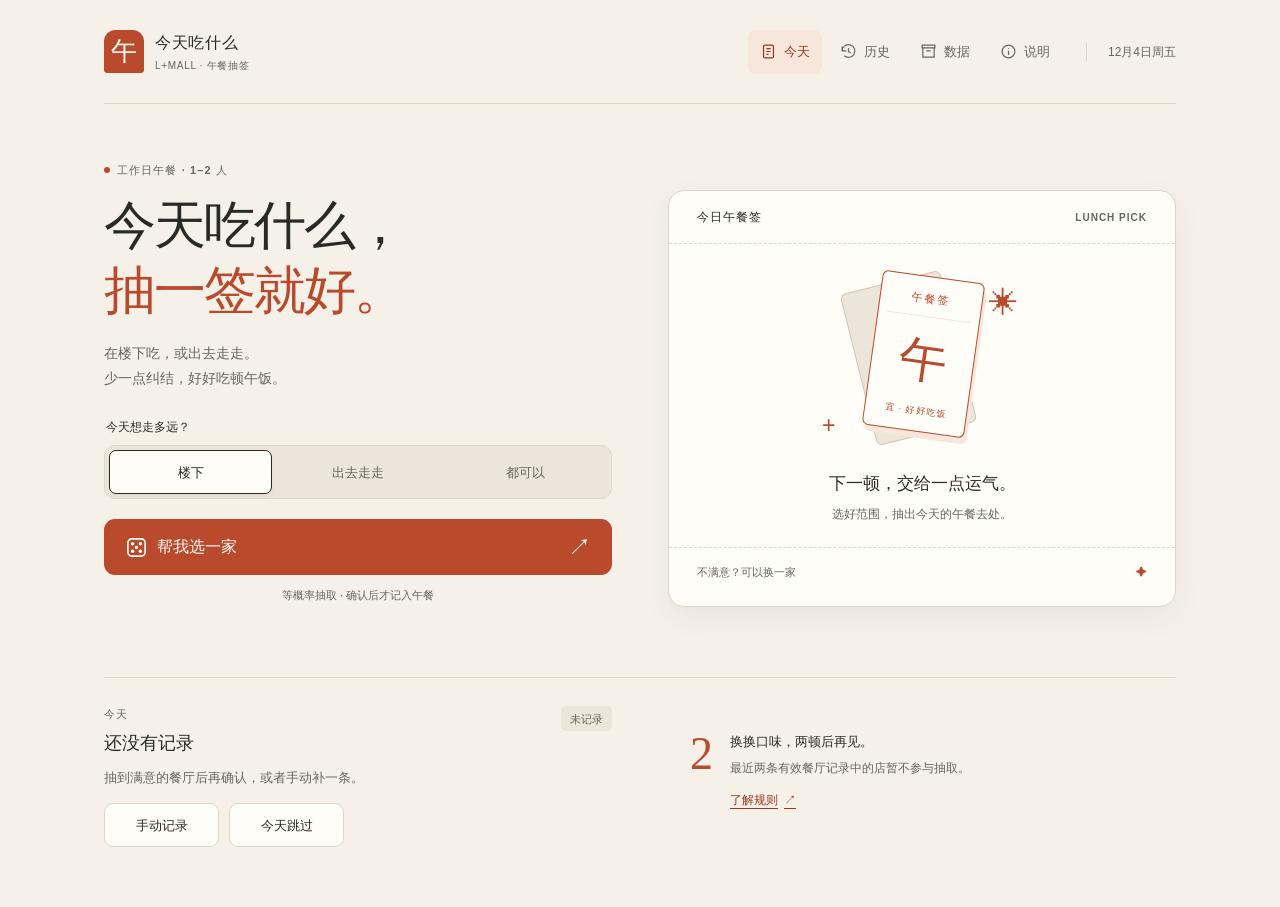
<file: index.html>
<!doctype html>
<html lang="zh-CN">
  <head>
    <meta charset="UTF-8">
    <meta name="viewport" content="width=device-width, initial-scale=1, viewport-fit=cover">
    <meta name="theme-color" content="#f5f1e9">
    <meta name="description" content="陆家嘴中心 L+MALL 工作日午餐随机选择器">
    <title>今天吃什么</title>
    <link rel="stylesheet" href="./styles.css?v=20261026-1">
  </head>
  <body>
    <a class="skip-link" href="#main-content">跳到主要内容</a>
    <div class="app-shell">
      <header class="site-header">
        <a class="brand" href="#today" data-nav="today" aria-label="返回今天">
          <span class="brand-mark" aria-hidden="true">午</span>
          <span>
            <strong>今天吃什么</strong>
            <small>L+MALL · 午餐抽签</small>
          </span>
        </a>
        <nav class="bottom-nav" aria-label="主导航">
          <button class="nav-button is-active" type="button" data-view="today" aria-current="page">
            <svg class="nav-icon" viewBox="0 0 24 24" fill="none" stroke="currentColor" stroke-width="1.7" aria-hidden="true"><rect x="5" y="3" width="14" height="18" rx="2"/><path d="M9 8h6M9 12h6M9 16h3"/></svg>
            <span>今天</span>
          </button>
          <button class="nav-button" type="button" data-view="history">
            <svg class="nav-icon" viewBox="0 0 24 24" fill="none" stroke="currentColor" stroke-width="1.7" aria-hidden="true"><path d="M3 11a9 9 0 1 1 3 7M3 5v6h6M12 7v5l3 2"/></svg>
            <span>历史</span>
          </button>
          <button class="nav-button" type="button" data-view="data">
            <svg class="nav-icon" viewBox="0 0 24 24" fill="none" stroke="currentColor" stroke-width="1.7" aria-hidden="true"><path d="M4 7h16v13H4zM3 3h18v4H3zM9 11h6"/></svg>
            <span>数据</span>
          </button>
          <button class="nav-button" type="button" data-view="guide">
            <svg class="nav-icon" viewBox="0 0 24 24" fill="none" stroke="currentColor" stroke-width="1.7" aria-hidden="true"><circle cx="12" cy="12" r="9"/><path d="M12 11v6M12 7v1"/></svg>
            <span>说明</span>
          </button>
        </nav>
        <p id="header-date" class="header-date"></p>
      </header>

      <main id="main-content" tabindex="-1">
        <section id="view-today" class="view" aria-labelledby="today-title">
          <div class="today-grid">
            <div class="decision-panel">
              <div class="eyebrow"><span class="eyebrow-dot" aria-hidden="true"></span>工作日午餐 · 1–2 人</div>
              <h1 id="today-title">今天吃什么，<br><em>抽一签就好。</em></h1>
              <p class="lead">在楼下吃，或出去走走。<br>少一点纠结，好好吃顿午饭。</p>

              <fieldset class="scope-picker">
                <legend>今天想走多远？</legend>
                <div class="segmented-control">
                  <label>
                    <input type="radio" name="scope" value="primary" checked>
                    <span>楼下</span>
                  </label>
                  <label>
                    <input type="radio" name="scope" value="secondary">
                    <span>出去走走</span>
                  </label>
                  <label>
                    <input type="radio" name="scope" value="all">
                    <span>都可以</span>
                  </label>
                </div>
              </fieldset>

              <button id="draw-button" class="button button-primary button-large" type="button">
                <svg class="draw-icon" viewBox="0 0 24 24" fill="none" stroke="currentColor" stroke-width="1.7" aria-hidden="true"><rect x="3" y="3" width="18" height="18" rx="4"/><circle cx="8" cy="8" r="1" fill="currentColor"/><circle cx="16" cy="8" r="1" fill="currentColor"/><circle cx="12" cy="12" r="1" fill="currentColor"/><circle cx="8" cy="16" r="1" fill="currentColor"/><circle cx="16" cy="16" r="1" fill="currentColor"/></svg>
                <span>帮我选一家</span><span class="button-arrow" aria-hidden="true">↗</span>
              </button>
              <p class="draw-footnote">等概率抽取 · 确认后才记入午餐</p>
              <p id="draw-message" class="inline-message" role="status" aria-live="polite"></p>
            </div>

            <div id="result-placeholder" class="result-placeholder">
              <div class="ticket-heading"><span>今日午餐签</span><span aria-hidden="true">LUNCH PICK</span></div>
              <div class="ticket-illustration" aria-hidden="true">
                <span class="ticket-shadow"></span>
                <span class="ticket-slip"><span>午餐签</span><strong>午</strong><small>宜 · 好好吃饭</small></span>
                <span class="ticket-spark ticket-spark-one">✳</span>
                <span class="ticket-spark ticket-spark-two">+</span>
              </div>
              <h2>下一顿，交给一点运气。</h2>
              <p>选好范围，抽出今天的午餐去处。</p>
              <div class="ticket-footer"><span>不满意？可以换一家</span><span aria-hidden="true">✦</span></div>
            </div>

            <section id="result-section" class="result-section" hidden aria-labelledby="result-name">
              <div class="result-card">
                <div class="ticket-heading"><span>今日午餐签 · 抽到了</span><span aria-hidden="true">LUNCH PICK</span></div>
                <div class="result-content">
                  <div class="result-topline">
                    <span id="result-scope" class="badge"></span>
                    <span id="result-price" class="result-price"></span>
                  </div>
                  <h2 id="result-name"></h2>
                  <p id="result-cuisine" class="result-cuisine"></p>
                  <dl class="result-details">
                    <div>
                      <dt>位置</dt>
                      <dd id="result-location"></dd>
                    </div>
                    <div id="result-walk-row" hidden>
                      <dt>步行</dt>
                      <dd id="result-walk"></dd>
                    </div>
                  </dl>
                  <p id="result-dietary-notice" class="restaurant-pork-free" hidden></p>
                </div>
                <div class="result-actions">
                  <button id="confirm-button" class="button button-primary" type="button">就吃这家</button>
                  <button id="reroll-button" class="button button-secondary" type="button">换一家</button>
                </div>
              </div>
            </section>

            <aside class="today-side">
              <section id="today-status" class="status-card" aria-labelledby="today-status-title">
                <div class="card-heading">
                  <div>
                    <p class="eyebrow">今天</p>
                    <h2 id="today-status-title">还没有记录</h2>
                  </div>
                  <span id="today-status-badge" class="badge badge-muted">未记录</span>
                </div>
                <p id="today-status-detail">抽到满意的餐厅后再确认，或者手动补一条。</p>
                <div class="compact-actions">
                  <button id="manual-today-button" class="button button-quiet" type="button">手动记录</button>
                  <button id="skip-today-button" class="button button-quiet" type="button">今天跳过</button>
                </div>
              </section>

              <section class="rule-note" aria-label="当前规则">
                <span class="rule-number">2</span>
                <p><strong>换换口味，两顿后再见。</strong><br>最近两条有效餐厅记录中的店暂不参与抽取。<a href="#guide" data-nav="guide">了解规则 <span aria-hidden="true">↗</span></a></p>
              </section>
            </aside>
          </div>
        </section>

        <section id="view-history" class="view" hidden aria-labelledby="history-title">
          <div class="section-heading">
            <div>
              <p class="eyebrow">午餐记录</p>
              <h1 id="history-title">每一顿，都有迹可循。</h1>
            </div>
            <button id="add-history-button" class="button button-primary" type="button">补记午餐</button>
          </div>
          <div id="history-list" class="history-list"></div>
        </section>

        <section id="view-data" class="view" hidden aria-labelledby="data-title">
          <div class="section-heading">
            <div>
              <p class="eyebrow">本地数据</p>
              <h1 id="data-title">数据由你保管。</h1>
              <p class="lead narrow">没有账号或云同步。个人数据可以导出为一个 JSON 备份；共享餐厅目录随部署版本更新。</p>
            </div>
          </div>

          <div class="data-grid">
            <section class="data-card">
              <h2>忌口偏好</h2>
              <label class="check-field"><input id="avoid-pork-input" type="checkbox">不吃猪肉</label>
              <p>只在餐厅卡片上显示相关提醒，不排除餐厅，也不改变抽取概率。点餐时仍需确认配料。</p>
            </section>
            <section class="data-card">
              <div class="card-heading">
                <h2>个人数据备份</h2>
                <span id="history-count" class="badge badge-muted"></span>
              </div>
              <p>包含设置、偏好、个人新增与隐藏项、待入库名称和历史；不复制共享餐厅目录。导入时只替换个人数据。</p>
              <div class="stacked-actions">
                <button id="export-backup-button" class="button button-secondary" type="button">导出个人备份</button>
                <label class="button button-quiet file-button">
                  导入个人备份
                  <input id="import-backup-input" type="file" accept="application/json,.json" aria-label="导入个人备份：选择 JSON 文件">
                </label>
              </div>
            </section>
          </div>

          <p id="data-message" class="inline-message" role="status" aria-live="polite"></p>
          <section class="data-card">
            <h2>待入库名称</h2>
            <p>只知道店名也可以先记下来。名称保存在本机，暂不参与随机，也不会自动提交给维护者。</p>
            <label class="form-field">
              <span>单个或多个名称，用中文逗号、英文逗号或换行分隔</span>
              <textarea id="pending-names-input" rows="3" placeholder="陈香贵，常去的面馆"></textarea>
            </label>
            <div class="stacked-actions">
              <button id="preview-names-button" class="button button-secondary" type="button">预览名称</button>
              <button id="confirm-names-button" class="button button-primary" type="button" disabled>确认加入待入库</button>
            </div>
            <div id="pending-preview" class="name-preview" aria-live="polite"></div>
            <div id="pending-list"></div>
          </section>
          <details class="data-card">
            <summary>个人正式新增</summary>
            <p>用于已经核实位置、可堂食一份正餐并适合工作日午餐的门店。保存后加入本机随机池；只知道店名时，先放进待入库即可。</p>
            <form id="personal-form">
              <label class="form-field"><span>餐厅名称</span><input id="personal-name" type="text" required></label>
              <label class="form-field"><span>范围</span><select id="personal-scope"><option value="primary">楼下：综合体内可达</option><option value="secondary">出去走走：步行不超过8分钟</option></select></label>
              <label class="form-field"><span>可定位的楼层、铺位或街道地址</span><input id="personal-location" type="text" required></label>
              <label id="personal-walk-field" class="form-field" hidden><span>已核实的单程步行分钟数</span><input id="personal-walk" type="number" min="1" max="8" step="1"></label>
              <label class="form-field"><span>别名（可选，用逗号或换行分隔）</span><textarea id="personal-aliases" rows="2"></textarea></label>
              <button class="button button-primary" type="submit">加入个人随机池</button>
            </form>
          </details>
          <details class="data-card">
            <summary>个人隐藏与恢复</summary>
            <p>隐藏只影响这台设备的随机池和有效目录，保留已有午餐记录。共享餐厅资料由维护者统一修订。</p>
            <div id="managed-restaurants"></div>
          </details>
          <section class="data-footnote">
            <h2>共享目录说明</h2>
            <p>共享目录由部署版提供，并在站点更新时自动采用最新版。价格及步行时间均为参考值；闭店、搬迁和范围修订由维护者在代码仓库统一更新，不通过个人备份覆盖。</p>
          </section>
        </section>

        <section id="view-guide" class="view" hidden aria-labelledby="guide-title">
          <div class="guide-hero">
            <p class="eyebrow">规则与名单</p>
            <h1 id="guide-title">知道它怎么选，<br>也知道池子里有什么。</h1>
            <p class="lead">随机不是黑箱：候选范围、冷却规则和当前目录都在这里公开。实际候选由部署版共享目录与这台设备的个人增减项合成。</p>
          </div>

          <section class="guide-section" aria-labelledby="mechanism-title">
            <div class="guide-section-heading">
              <p class="eyebrow">随机机制</p>
              <h2 id="mechanism-title">一次抽签，分四步。</h2>
            </div>
            <div class="mechanism-grid">
              <article class="mechanism-card">
                <span class="mechanism-number">01</span>
                <h3>确定范围</h3>
                <p>“楼下”只看 L+MALL；“出去走走”只看步行 8 分钟内的附近餐厅；“都可以”合并两者。</p>
              </article>
              <article class="mechanism-card">
                <span class="mechanism-number">02</span>
                <h3>执行冷却</h3>
                <p>最近两条有效餐厅午餐记录中的店，当前权重为 0。跳过、未记录和周末不会占用这两顿。</p>
                <p>自由文字也算一顿餐厅午餐；只有明确关联的记录会让对应餐厅进入冷却。</p>
              </article>
              <article class="mechanism-card">
                <span class="mechanism-number">03</span>
                <h3>等概率抽取</h3>
                <p>剩余餐厅的权重都是 1，使用浏览器的伪随机数等概率抽取。价格、菜系和远近不参与加权。</p>
              </article>
              <article class="mechanism-card">
                <span class="mechanism-number">04</span>
                <h3>确认才记录</h3>
                <p>“换一家”只排除本轮已经出现的店，不会写入历史；只有点击“就吃这家”才更新当天记录和后续冷却。</p>
              </article>
            </div>
          </section>

          <section class="guide-section" aria-labelledby="boundary-title">
            <div class="guide-section-heading">
              <p class="eyebrow">白名单边界</p>
              <h2 id="boundary-title">为普通工作日午餐筛选。</h2>
            </div>
            <div class="boundary-grid">
              <article>
                <strong>楼下</strong>
                <p>位于陆家嘴中心 L+MALL 内，从泰康大厦无需离开综合体即可到达。</p>
              </article>
              <article>
                <strong>出去走走</strong>
                <p>从泰康大厦办公楼大堂步行单程不超过 8 分钟，且不属于主范围。</p>
              </article>
              <article>
                <strong>普通午餐</strong>
                <p>适合 1–2 人、通常无需预约，并能在到店后约 40 分钟内吃完。忌口偏好不影响入池或权重，只在相关时给出提醒。</p>
              </article>
              <article>
                <strong>价格口径</strong>
                <p>正常午餐人均 ¥100 是收录软上限，不是抽取权重；少量更贵但适合午餐的店仍会保留。</p>
              </article>
            </div>
          </section>

          <section class="guide-section" aria-labelledby="directory-title">
            <div class="directory-heading">
              <div>
                <p class="eyebrow">当前餐厅目录</p>
                <h2 id="directory-title">白名单里有哪些店？</h2>
                <p id="guide-catalog-summary" class="directory-summary"></p>
              </div>
              <div class="guide-filters" aria-label="筛选餐厅范围">
                <button class="guide-filter-button is-active" type="button" data-guide-scope="all" aria-pressed="true">全部</button>
                <button class="guide-filter-button" type="button" data-guide-scope="primary" aria-pressed="false">楼下</button>
                <button class="guide-filter-button" type="button" data-guide-scope="secondary" aria-pressed="false">附近</button>
              </div>
            </div>
            <p class="directory-note">位置、价格与步行时间仅供参考，营业和午餐供应以到店时实际情况为准。你可以通过各店的公开资料了解来源。</p>
            <div id="restaurant-directory" class="restaurant-directory"></div>
          </section>
        </section>
      </main>

    </div>

    <dialog id="record-dialog" class="record-dialog" aria-labelledby="record-dialog-title">
      <form id="record-form" method="dialog">
        <div class="dialog-heading">
          <div>
            <p class="eyebrow">午餐记录</p>
            <h2 id="record-dialog-title">补记午餐</h2>
          </div>
          <button id="close-dialog-button" class="icon-button" type="button" aria-label="关闭">×</button>
        </div>

        <label class="form-field">
          <span>日期</span>
          <input id="record-date" name="date" type="date" required>
        </label>

        <fieldset class="form-field">
          <legend>状态</legend>
          <div class="segmented-control two-options">
            <label>
              <input type="radio" name="record-status" value="restaurant" checked>
              <span>吃了餐厅</span>
            </label>
            <label>
              <input type="radio" name="record-status" value="skipped">
              <span>跳过</span>
            </label>
          </div>
        </fieldset>

        <div id="restaurant-fields">
          <label class="form-field">
            <span>餐厅</span>
            <input id="record-restaurant" name="restaurant" type="text" autocomplete="off" aria-describedby="record-association" required placeholder="店名、简称或任意名称">
          </label>
          <p id="record-association" class="directory-note" aria-live="polite"></p>
          <button id="unlink-record-button" class="button button-quiet" type="button" hidden>仅保留名称，取消关联</button>
          <div id="record-candidates" class="candidate-list" aria-label="餐厅候选"></div>
          <label class="form-field">
            <span>场景</span>
            <select id="record-source" name="source">
              <option value="manual">普通午餐</option>
              <option value="company">公司聚餐</option>
            </select>
          </label>
        </div>

        <label id="skip-field" class="form-field" hidden>
          <span>原因</span>
          <select id="record-reason" name="reason">
            <option value="leave">请假</option>
            <option value="company_elsewhere">公司聚餐去了白名单外</option>
            <option value="other">其他</option>
          </select>
        </label>

        <p id="record-error" class="form-error" role="alert"></p>
        <div class="dialog-actions">
          <button id="delete-record-button" class="button button-danger" type="button" hidden>清除记录</button>
          <span class="dialog-spacer"></span>
          <button id="cancel-dialog-button" class="button button-quiet" type="button">取消</button>
          <button class="button button-primary" type="submit">保存</button>
        </div>
      </form>
    </dialog>

    <dialog id="action-dialog" class="record-dialog" aria-labelledby="action-dialog-title" aria-describedby="action-dialog-message">
      <form method="dialog">
        <div class="dialog-heading">
          <h2 id="action-dialog-title">请确认</h2>
        </div>
        <p id="action-dialog-message" class="directory-note name-preview"></p>
        <div class="dialog-actions">
          <span class="dialog-spacer"></span>
          <button class="button button-quiet" type="submit" value="cancel" autofocus>取消</button>
          <button id="action-dialog-confirm" class="button button-primary" type="submit" value="confirm">确认</button>
        </div>
      </form>
    </dialog>

    <script type="module" src="./js/app.mjs"></script>
  </body>
</html>
</file>
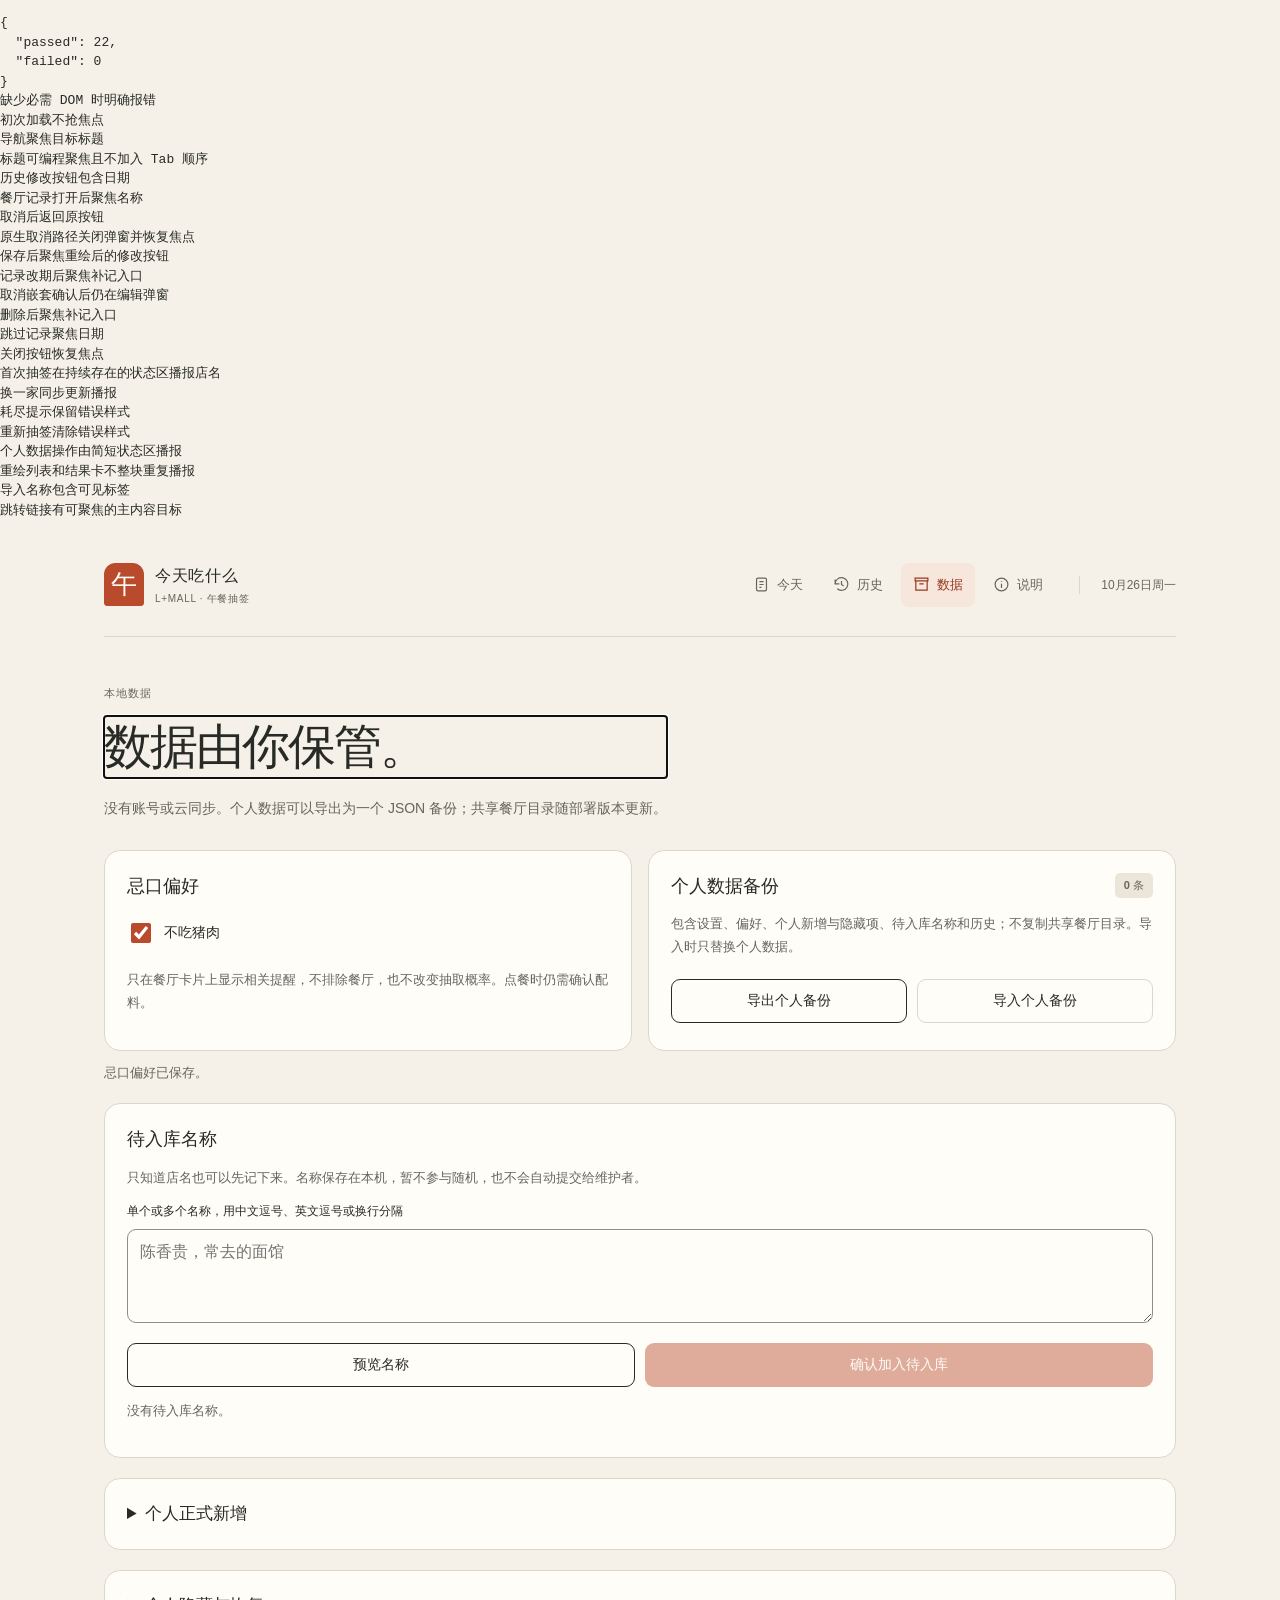
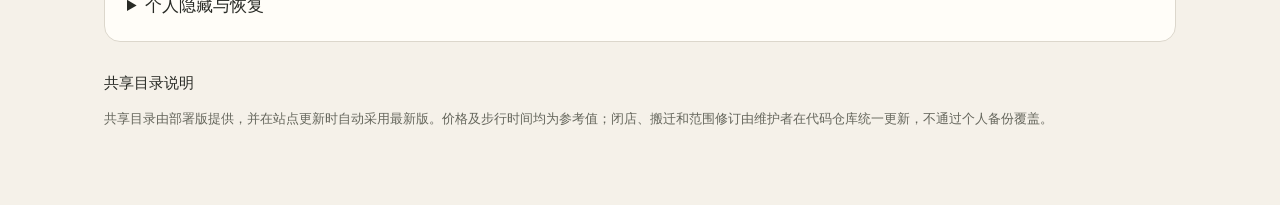
<file: tests/view.browser.html>
<!doctype html>
<html lang="zh-CN">
  <meta charset="utf-8">
  <meta name="viewport" content="width=device-width, initial-scale=1">
  <title>View regression tests</title>
  <link rel="stylesheet" href="../styles.css">
  <body>
    <p>正在运行浏览器回归，使用合成数据和受控响应。</p>
    <script type="module" src="./view.browser.mjs"></script>
  </body>
</html>
</file>
<file: styles.css>
:root {
  color-scheme: light;
  --paper: #f5f1e9;
  --paper-deep: #ece5d9;
  --surface: #fffdf8;
  --ink: #282a25;
  --ink-soft: #65665c;
  --line: #dcd7cc;
  --ticket-edge: #d3c5b0;
  --field-border: #918e83;
  --accent: #b94a2c;
  --accent-dark: #97391f;
  --accent-soft: #f6e6dc;
  --danger: #a33124;
  --shadow: 0 10px 30px rgb(48 40 28 / 6%);
  --radius: 16px;
  --safe-bottom: env(safe-area-inset-bottom, 0px);
  --nav-offset: calc(108px + var(--safe-bottom));
  --serif-display: "Songti SC", "STSong", "SimSun", serif;
  font-family: -apple-system, BlinkMacSystemFont, "PingFang SC", "Microsoft YaHei", sans-serif;
  font-synthesis: none;
  line-height: 1.5;
}

* { box-sizing: border-box; }
html { scroll-behavior: smooth; }
body { margin: 0; background: var(--paper); color: var(--ink); }
button, input, select, textarea { font: inherit; }
button, a, label { -webkit-tap-highlight-color: transparent; }
button, a, input, textarea, select, summary { touch-action: manipulation; }
button:focus-visible, a:focus-visible, input:focus-visible, textarea:focus-visible,
summary:focus-visible, select:focus-visible {
  outline: 3px solid var(--accent);
  outline-offset: 4px;
}
[hidden] { display: none !important; }

.skip-link {
  position: absolute;
  top: 12px;
  left: 12px;
  z-index: 100;
  padding: 10px 14px;
  border-radius: 9px;
  background: var(--ink);
  color: var(--surface);
  font-size: 13px;
  font-weight: 650;
  text-decoration: none;
  transform: translateY(-160%);
}
.skip-link:focus {
  outline: 3px solid var(--accent);
  outline-offset: 4px;
  transform: translateY(0);
}
.skip-link:focus-visible {
  outline: 3px solid var(--accent);
  outline-offset: 4px;
}

h1, h2, h3, p, dd, strong { overflow-wrap: anywhere; }
h1, h2, h3 { margin: 0; }
h1 { font-size: clamp(30px, 5vw, 48px); letter-spacing: -.04em; line-height: 1.3; }
h2 { font-size: 20px; line-height: 1.45; }
h3 { font-size: 17px; }
a { color: var(--accent-dark); text-underline-offset: 4px; }
svg { flex-shrink: 0; }

.app-shell {
  width: min(1160px, 100%);
  min-height: 100vh;
  margin: 0 auto;
  padding: 0 20px var(--nav-offset);
}
.site-header {
  display: flex;
  gap: 18px;
  min-height: 88px;
  align-items: center;
  justify-content: space-between;
  border-bottom: 1px solid var(--line);
}
.brand { display: inline-flex; gap: 11px; align-items: center; color: inherit; text-decoration: none; }
.brand-mark {
  display: grid;
  width: 40px;
  height: 43px;
  place-items: center;
  border: 1px solid var(--accent);
  border-radius: 11px 11px 3px 3px;
  background: var(--accent);
  color: var(--surface);
  font-family: var(--serif-display);
  font-size: 26px;
}
.brand strong, .brand small { display: block; }
.brand strong { font-size: 16px; font-weight: 750; letter-spacing: .04em; }
.brand small { margin-top: 3px; color: var(--ink-soft); font-size: 10px; letter-spacing: .07em; }
.header-date { margin: 0; color: var(--ink-soft); font-size: 12px; white-space: nowrap; font-variant-numeric: tabular-nums; }
#main-content:focus { outline: none; }
#main-content:focus-visible { outline: 3px solid var(--accent); outline-offset: 6px; }
.view { min-width: 0; padding: 34px 0 24px; }
.view:focus { outline: none; }
.view:focus-visible { outline: 3px solid var(--accent); outline-offset: 6px; }
.eyebrow { display: flex; align-items: center; gap: 7px; margin: 0 0 14px; color: var(--ink-soft); font-size: 11px; font-weight: 650; letter-spacing: .1em; }
.eyebrow-dot { width: 6px; height: 6px; border-radius: 50%; background: var(--accent); }
.lead { max-width: 630px; margin: 18px 0 26px; color: var(--ink-soft); font-size: 14px; line-height: 1.85; }
.lead.narrow { max-width: 690px; }

/* The draw controls and ticket keep the same position before and after a draw. */
.today-grid { display: grid; gap: 24px; }
.decision-panel { min-width: 0; }
#today-title { font-size: clamp(34px, 8vw, 52px); font-weight: 730; line-height: 1.25; }
#today-title em { color: var(--accent); font-style: normal; }
.scope-picker, .form-field { min-inline-size: 0; margin: 0 0 20px; padding: 0; border: 0; }
.scope-picker legend, .form-field > span, .form-field legend { display: block; margin-bottom: 9px; font-size: 12px; font-weight: 650; }
.segmented-control { display: grid; grid-template-columns: repeat(3, minmax(0, 1fr)); gap: 4px; padding: 4px; border: 1px solid var(--line); border-radius: 11px; background: var(--paper-deep); }
.segmented-control.two-options { grid-template-columns: repeat(2, minmax(0, 1fr)); }
.segmented-control label { position: relative; min-width: 0; cursor: pointer; }
.segmented-control input { position: absolute; width: 1px; height: 1px; opacity: 0; }
.segmented-control span { display: flex; min-height: 44px; align-items: center; justify-content: center; padding: 9px 4px; border: 1px solid transparent; border-radius: 7px; color: var(--ink-soft); font-size: 13px; font-weight: 650; text-align: center; }
.segmented-control input:checked + span { border-color: var(--ink); background: var(--surface); color: var(--ink); box-shadow: 0 2px 4px rgb(40 42 37 / 5%); }
.segmented-control input:focus-visible + span { outline: 3px solid var(--accent); outline-offset: 2px; }
.segmented-control input:disabled + span { cursor: not-allowed; opacity: .45; }
.button { display: inline-flex; min-height: 44px; align-items: center; justify-content: center; gap: 9px; padding: 10px 16px; border: 1px solid transparent; border-radius: 9px; cursor: pointer; font-size: 14px; font-weight: 650; text-align: center; text-decoration: none; transition: background 140ms ease, border-color 140ms ease; }
.button:disabled { cursor: not-allowed; opacity: .45; }
.button-primary { background: var(--accent); color: var(--surface); }
.button-primary:hover:not(:disabled) { background: var(--accent-dark); }
.button-secondary { border-color: var(--ink); background: transparent; color: var(--ink); }
.button-quiet { border-color: var(--line); background: var(--surface); color: var(--ink); }
.button-secondary:hover:not(:disabled), .button-quiet:hover:not(:disabled) { background: var(--paper-deep); }
.button-danger { border-color: var(--danger); background: transparent; color: var(--danger); }
.button-large { width: 100%; min-height: 56px; padding: 13px 20px; border-radius: 11px; font-size: 16px; }
.draw-icon { width: 23px; height: 23px; }
.button-arrow { margin-left: auto; font-size: 23px; font-weight: 400; line-height: 1; }
.draw-footnote { margin: 12px 0 0; color: var(--ink-soft); font-size: 11px; text-align: center; }
.inline-message { min-height: 1.5em; margin: 12px 0 0; color: var(--ink-soft); font-size: 13px; line-height: 1.6; }
.inline-message.is-error { color: var(--danger); }

.result-placeholder, .result-card { min-width: 0; overflow: hidden; border: 1px solid var(--line); border-radius: var(--radius); background: var(--surface); box-shadow: var(--shadow); }
.ticket-heading { display: flex; flex-wrap: wrap; gap: 8px; align-items: center; justify-content: space-between; padding: 17px 22px; border-bottom: 1px dashed var(--line); color: var(--ink-soft); font-size: 10px; font-weight: 650; letter-spacing: .1em; }
.ticket-heading > :first-child { color: var(--ink); font-size: 12px; }
.result-placeholder { text-align: center; }
.ticket-illustration { position: relative; width: 204px; height: 178px; margin: 22px auto 16px; }
.ticket-shadow, .ticket-slip { position: absolute; top: 4px; left: 52px; display: flex; width: 103px; height: 156px; flex-direction: column; align-items: center; border: 1px solid var(--ticket-edge); border-radius: 6px; }
.ticket-shadow { background: var(--paper-deep); transform: translate(-15px, 4px) rotate(-14deg); }
.ticket-slip { justify-content: space-between; padding: 13px 8px; border-color: var(--accent); background: var(--surface); color: var(--accent); transform: rotate(8deg); box-shadow: 3px 6px 0 var(--accent-soft); }
.ticket-slip > span { width: 100%; padding-bottom: 9px; border-bottom: 1px solid var(--accent-soft); font-size: 11px; letter-spacing: .22em; }
.ticket-slip strong { font-family: var(--serif-display); font-size: 48px; font-weight: 400; line-height: 1; }
.ticket-slip small { font-size: 9px; letter-spacing: .13em; }
.ticket-spark { position: absolute; color: var(--accent); }
.ticket-spark-one { top: 10px; right: 6px; font-size: 29px; }
.ticket-spark-two { bottom: 8px; left: 2px; font-size: 23px; }
.result-placeholder h2 { padding: 0 18px; font-size: 17px; }
.result-placeholder > p { margin: 8px 18px 24px; color: var(--ink-soft); font-size: 12px; }
.ticket-footer { display: flex; align-items: center; justify-content: space-between; padding: 16px 22px; border-top: 1px dashed var(--line); color: var(--ink-soft); font-size: 11px; }
.ticket-footer > :last-child { color: var(--accent); }
.result-section { min-width: 0; scroll-margin-block: 20px var(--nav-offset); animation: reveal 220ms ease-out both; }
.result-card { display: flex; min-height: 100%; flex-direction: column; }
.result-card > .ticket-heading { background: var(--accent-soft); }
.result-content { padding: 24px 22px; }
.result-topline { display: flex; flex-wrap: wrap; gap: 10px; align-items: center; justify-content: space-between; }
.badge { display: inline-flex; min-height: 25px; align-items: center; padding: 3px 9px; border-radius: 5px; background: var(--accent-soft); color: var(--accent-dark); font-size: 11px; font-weight: 650; white-space: nowrap; }
.badge-muted { background: var(--paper-deep); color: var(--ink-soft); }
.result-price { color: var(--ink-soft); font-size: 12px; }
.result-card h2 { margin: 19px 0 12px; font-family: var(--serif-display); font-size: clamp(28px, 6vw, 39px); font-weight: 700; letter-spacing: -.03em; line-height: 1.3; }
.result-cuisine { margin: 0 0 20px; color: var(--accent-dark); font-size: 13px; }
.fact-list, .result-details, .restaurant-directory-facts {
  display: grid;
  gap: 12px;
  margin: 20px 0 0;
  padding-top: 18px;
  border-top: 1px solid var(--line);
}
.fact-list div, .result-details div, .restaurant-directory-facts div {
  display: grid;
  grid-template-columns: 38px minmax(0, 1fr);
  gap: 9px;
}
.fact-list dt, .result-details dt, .restaurant-directory-facts dt {
  color: var(--ink-soft);
  font-size: 12px;
}
.fact-list dd, .result-details dd, .restaurant-directory-facts dd {
  margin: 0;
  font-size: 14px;
  line-height: 1.65;
}
.restaurant-directory-facts { gap: 8px; padding-top: 16px; }
.restaurant-directory-facts div { grid-template-columns: 35px minmax(0, 1fr); gap: 10px; }
.restaurant-directory-facts dd { font-size: 13px; line-height: 1.7; }
.result-actions { display: flex; gap: 10px; margin-top: auto; padding: 20px 22px; border-top: 1px dashed var(--line); }
.result-actions .button { flex: 1; padding-inline: 8px; }
.restaurant-pork-free { margin: 16px 0 0; padding: 11px 12px; border-radius: 7px; background: var(--paper); color: var(--ink-soft); font-size: 12px; line-height: 1.7; }
.restaurant-pork-free strong { color: var(--ink); }

.today-side { display: grid; min-width: 0; gap: 16px; }
.status-card, .data-card { min-width: 0; padding: 22px; border: 1px solid var(--line); border-radius: var(--radius); background: var(--surface); }
.card-heading, .section-heading, .dialog-heading { display: flex; align-items: flex-start; justify-content: space-between; gap: 16px; }
.status-card .eyebrow { margin-bottom: 7px; }
.status-card h2 { font-size: 18px; }
.status-card > p, .data-card > p, .data-footnote > p { color: var(--ink-soft); font-size: 13px; line-height: 1.8; }
.compact-actions, .stacked-actions, .dialog-actions { display: flex; gap: 10px; }
.compact-actions { flex-wrap: wrap; margin-top: 17px; }
.compact-actions .button { flex: 1; font-size: 13px; }
.rule-note { display: flex; gap: 17px; align-items: flex-start; padding: 14px 5px; }
.rule-number { color: var(--accent); font-family: Georgia, serif; font-size: 46px; line-height: 1; }
.rule-note p { margin: 0; color: var(--ink-soft); font-size: 12px; line-height: 1.75; }
.rule-note strong { display: inline-block; margin-bottom: 4px; color: var(--ink); font-size: 13px; font-weight: 650; }
.rule-note a { display: flex; min-height: 44px; width: fit-content; align-items: center; gap: 6px; }

.section-heading { align-items: flex-end; margin-bottom: 28px; }
.section-heading .lead { margin-bottom: 0; }
.history-list { display: grid; gap: 12px; }
.history-item { display: grid; grid-template-columns: 62px minmax(0, 1fr) auto; gap: 16px; align-items: center; padding: 20px; border: 1px solid var(--line); border-radius: 12px; background: var(--surface); }
.history-date { padding-right: 12px; border-right: 1px solid var(--line); }
.history-date strong, .history-date small { display: block; }
.history-date strong { font-family: Georgia, serif; font-size: 28px; font-weight: 400; line-height: 1.2; }
.history-date small, .history-detail p { color: var(--ink-soft); font-size: 11px; }
.history-date small { margin-top: 6px; }
.history-detail h2 { font-size: 17px; }
.history-detail p { margin: 5px 0 0; }
.empty-state { padding: 46px 22px; border: 1px dashed var(--line); border-radius: var(--radius); color: var(--ink-soft); font-size: 14px; text-align: center; }
.data-grid { display: grid; gap: 16px; }
.data-card h2 { font-size: 18px; }
.check-field { display: flex; min-height: 44px; align-items: center; gap: 10px; margin-top: 12px; font-size: 14px; cursor: pointer; }
.check-field input { width: 20px; height: 20px; accent-color: var(--accent); }
.stacked-actions { flex-wrap: wrap; margin-top: 20px; }
.stacked-actions > * { flex: 1 1 180px; }
.file-button { position: relative; cursor: pointer; }
.file-button input { position: absolute; width: 1px; height: 1px; opacity: 0; }
.file-button:has(input:focus-visible) { outline: 3px solid var(--accent); outline-offset: 4px; }
.file-button:has(input:disabled) { cursor: not-allowed; opacity: .45; }
#view-data > .data-card { margin-top: 20px; }
.data-card summary { min-height: 44px; padding-block: 9px; cursor: pointer; font-size: 17px; font-weight: 650; }
.data-card:has(> summary) { padding-block: 13px; }
.data-footnote { margin-top: 28px; padding: 2px 0; }
.data-footnote h2 { font-size: 15px; }
.name-preview { overflow-wrap: anywhere; }
.name-preview ul { padding-left: 24px; }
.management-item { padding: 18px 0; border-top: 1px solid var(--line); overflow-wrap: anywhere; }
.management-item:last-child { padding-bottom: 0; }
.management-item p, #pending-list > p { color: var(--ink-soft); font-size: 13px; line-height: 1.7; }
.management-item .button { margin: 4px 4px 4px 0; }
.candidate-list { display: grid; gap: 8px; max-height: 240px; overflow-y: auto; margin-bottom: 18px; padding: 4px; }
.candidate-button { justify-content: flex-start; white-space: normal; text-align: left; overflow-wrap: anywhere; }

.guide-hero { max-width: 790px; }
.guide-section { margin-top: 42px; }
.guide-section-heading { margin-bottom: 18px; }
.guide-section-heading .eyebrow, .directory-heading .eyebrow { margin-bottom: 8px; }
.guide-section-heading h2, .directory-heading h2 { font-size: clamp(23px, 5vw, 29px); letter-spacing: -.02em; }
.mechanism-grid, .boundary-grid, .restaurant-directory { display: grid; gap: 14px; }
.mechanism-card, .boundary-grid article, .restaurant-directory-card { min-width: 0; padding: 22px; border: 1px solid var(--line); border-radius: 12px; background: var(--surface); }
.mechanism-number { display: block; margin-bottom: 20px; color: var(--accent); font-family: Georgia, serif; font-size: 27px; }
.mechanism-card h3 { font-size: 16px; }
.mechanism-card p, .boundary-grid p, .directory-summary, .directory-note { color: var(--ink-soft); line-height: 1.8; }
.mechanism-card p, .boundary-grid p { margin: 10px 0 0; font-size: 13px; }
.boundary-grid strong { font-size: 14px; }
.directory-heading { display: flex; align-items: end; justify-content: space-between; gap: 22px; margin-bottom: 18px; }
.directory-summary { margin: 12px 0 0; font-size: 13px; }
.guide-filters { display: grid; flex: 0 0 auto; grid-template-columns: repeat(3, 1fr); gap: 4px; padding: 4px; border: 1px solid var(--line); border-radius: 11px; background: var(--paper-deep); }
.guide-filter-button { min-height: 44px; padding: 9px 14px; border: 1px solid transparent; border-radius: 7px; background: transparent; color: var(--ink-soft); cursor: pointer; font-size: 13px; font-weight: 650; }
.guide-filter-button:hover:not(.is-active) { background: var(--surface); }
.guide-filter-button.is-active { border-color: var(--ink); background: var(--ink); color: var(--surface); }
.directory-note { margin: 0 0 22px; padding: 14px 16px; border-left: 2px solid var(--accent); background: var(--paper-deep); font-size: 12px; }
.restaurant-directory-card { display: flex; flex-direction: column; }
.restaurant-directory-heading { display: grid; grid-template-columns: 42px minmax(0, 1fr); gap: 12px; align-items: start; }
.restaurant-monogram { display: grid; width: 42px; height: 46px; place-items: center; border: 1px solid var(--line); border-radius: 8px 8px 2px 2px; background: var(--paper); color: var(--ink); font-family: var(--serif-display); font-size: 23px; }
.restaurant-title-group { min-width: 0; }
.restaurant-badges { display: flex; gap: 7px; flex-wrap: wrap; margin-bottom: 9px; }
.restaurant-title-group h3 { font-size: 18px; line-height: 1.5; }
.restaurant-cuisine { margin: 5px 0 0; color: var(--accent-dark); font-size: 12px; }
.restaurant-directory-actions { display: flex; gap: 9px; margin-top: auto; padding-top: 18px; }
.restaurant-directory-actions .button { min-height: 44px; padding: 9px 12px; font-size: 12px; }

.bottom-nav { position: fixed; z-index: 20; bottom: calc(12px + var(--safe-bottom)); left: 50%; display: grid; grid-template-columns: repeat(4, minmax(0, 1fr)); gap: 4px; width: min(430px, calc(100% - 24px)); padding: 5px; border: 1px solid var(--line); border-radius: 16px; background: var(--surface); box-shadow: 0 5px 28px rgb(40 42 37 / 12%); transform: translateX(-50%); }
.nav-button { display: flex; min-height: 56px; align-items: center; justify-content: center; flex-direction: column; gap: 3px; padding: 6px; border: 0; border-radius: 11px; background: transparent; color: var(--ink-soft); cursor: pointer; font-size: 11px; font-weight: 650; }
.nav-icon { width: 20px; height: 20px; }
.nav-button.is-active { background: var(--accent-soft); color: var(--accent-dark); }
.nav-button:hover:not(.is-active) { background: var(--paper); }

.record-dialog { width: min(560px, calc(100% - 28px)); max-height: calc(100vh - 40px); max-height: calc(100dvh - 40px); padding: 0; border: 1px solid var(--line); border-radius: 18px; background: var(--surface); color: var(--ink); box-shadow: 0 18px 55px rgb(0 0 0 / 14%); }
.record-dialog::backdrop { background: rgb(40 42 37 / 48%); }
.record-dialog form { padding: 24px; }
.dialog-heading { margin-bottom: 24px; }
.dialog-heading .eyebrow { margin-bottom: 7px; }
.icon-button { display: grid; flex: 0 0 44px; width: 44px; height: 44px; place-items: center; border: 1px solid var(--line); border-radius: 50%; background: transparent; color: var(--ink); cursor: pointer; font-size: 26px; line-height: 1; }
.form-field { display: block; }
.form-field input[type="date"], .form-field input[type="text"], .form-field input[type="number"], .form-field textarea, .form-field select { display: block; width: 100%; min-width: 0; min-height: 48px; padding: 10px 12px; border: 1px solid var(--field-border); border-radius: 9px; background: var(--surface); color: var(--ink); font-size: 16px; }
.form-field textarea { resize: vertical; }
.form-error { min-height: 1.4em; margin: 0 0 10px; color: var(--danger); font-size: 13px; }
.dialog-actions { align-items: center; flex-wrap: wrap; }
.dialog-spacer { flex: 1; }

@keyframes reveal { from { opacity: 0; transform: translateY(5px); } to { opacity: 1; transform: translateY(0); } }

@media (min-width: 640px) {
  .app-shell { padding-inline: 32px; }
  .view { padding-top: 42px; }
  .today-grid { max-width: 650px; margin-inline: auto; }
  .decision-panel .lead { margin-bottom: 26px; }
  .result-content { padding: 28px; }
  .ticket-heading, .ticket-footer, .result-actions { padding-inline: 28px; }
  .today-side { grid-template-columns: minmax(0, 1.25fr) minmax(0, 1fr); align-items: center; gap: 24px; }
  .data-grid, .mechanism-grid, .boundary-grid, .restaurant-directory { grid-template-columns: repeat(2, minmax(0, 1fr)); }
}

@media (min-width: 960px) {
  .app-shell { padding: 0 44px 36px; }
  .site-header { min-height: 104px; gap: 24px; }
  .bottom-nav { position: static; width: auto; margin-left: auto; padding: 0; gap: 6px; border: 0; border-radius: 0; background: transparent; box-shadow: none; transform: none; }
  .nav-button { min-width: 64px; min-height: 44px; flex-direction: row; gap: 7px; padding: 9px 12px; border-radius: 8px; font-size: 13px; }
  .nav-icon { width: 17px; height: 17px; }
  .header-date { padding-left: 21px; border-left: 1px solid var(--line); }
  .view { padding-top: 48px; }
  .today-grid { max-width: none; grid-template-columns: minmax(0, 1fr) minmax(0, 1fr); column-gap: 56px; row-gap: 32px; align-items: center; }
  .decision-panel { grid-column: 1; grid-row: 1; padding: 10px 0; }
  .result-placeholder, .result-section { grid-column: 2; grid-row: 1; }
  .result-section { align-self: stretch; scroll-margin-block: 24px; }
  .result-placeholder { min-height: 417px; }
  .ticket-illustration { margin-top: 28px; margin-bottom: 22px; }
  .today-side { grid-column: 1 / -1; grid-template-columns: minmax(0, 1fr) minmax(0, 1fr); gap: 56px; padding-top: 28px; border-top: 1px solid var(--line); }
  .status-card { position: relative; padding: 0; border: 0; border-radius: 0; background: transparent; }
  .status-card > p { margin: 10px 0 0; }
  .status-card .compact-actions { margin-top: 14px; }
  .compact-actions .button { flex: initial; min-width: 115px; }
  .rule-note { padding: 0 22px; }
  .mechanism-grid { grid-template-columns: repeat(4, minmax(0, 1fr)); }
  .mechanism-card { padding: 20px; }
}

@media (max-width: 520px) {
  .header-date { font-size: 10px; }
  .section-heading { align-items: stretch; flex-direction: column; }
  .section-heading > .button { align-self: flex-start; }
  .history-item { grid-template-columns: 50px minmax(0, 1fr); gap: 12px; padding: 18px; }
  .history-item > .button { grid-column: 2; justify-self: start; }
  .directory-heading { align-items: stretch; flex-direction: column; }
  .guide-filters { width: 100%; }
  .dialog-actions .button { flex: 1; }
  .dialog-actions .button-danger { flex-basis: 100%; }
  .dialog-spacer { display: none; }
}

@media (max-width: 359px) {
  .app-shell { padding-inline: 16px; }
  .site-header { gap: 10px; }
  .brand { gap: 8px; }
  .brand strong { font-size: 14px; }
  .brand small { font-size: 9px; }
  .header-date { max-width: 64px; white-space: normal; text-align: right; }
  .view { padding-top: 28px; }
  #today-title { font-size: 31px; }
  .result-content, .status-card, .data-card, .restaurant-directory-card { padding: 18px; }
  .ticket-heading, .ticket-footer, .result-actions { padding-inline: 18px; }
  .record-dialog form { padding: 18px; }
  .card-heading { gap: 8px; }
}

@media (prefers-reduced-motion: reduce) {
  html { scroll-behavior: auto; }
  *, *::before, *::after { scroll-behavior: auto !important; transition: none !important; animation: none !important; }
}
</file>
